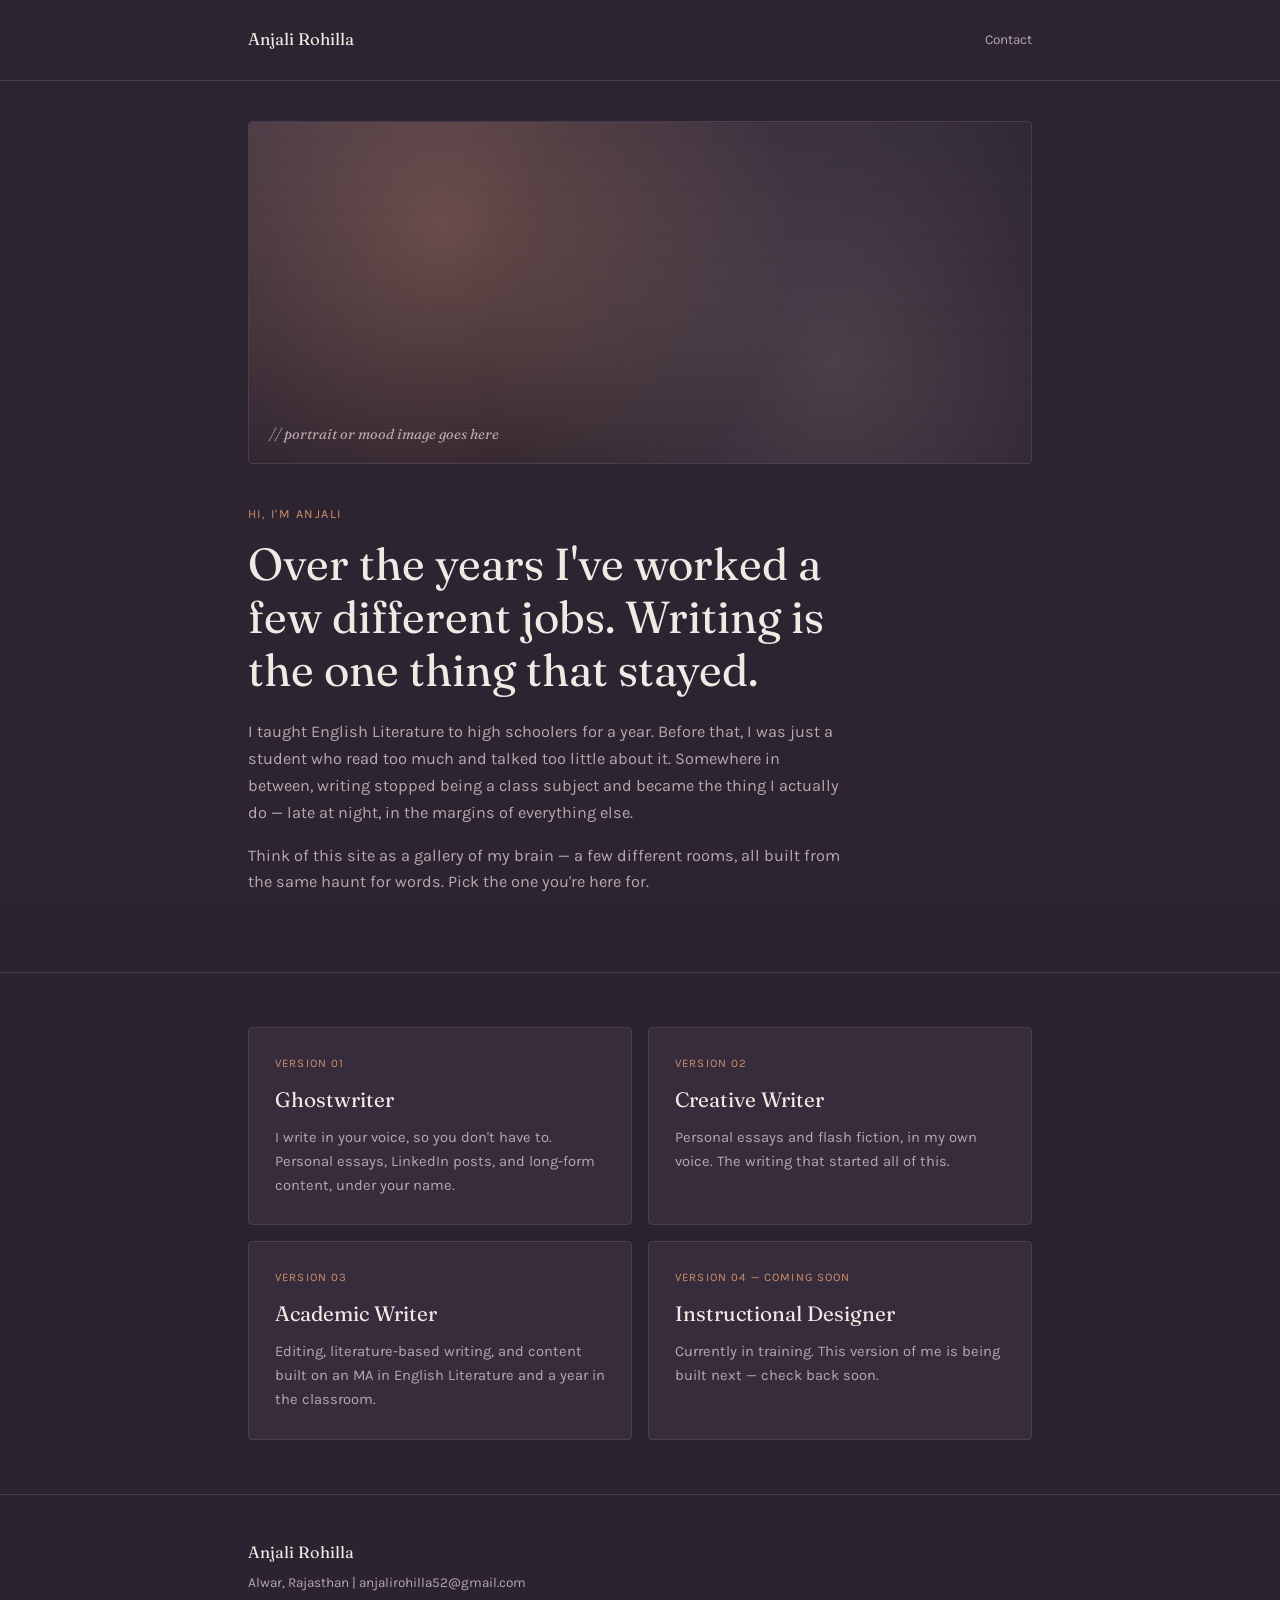
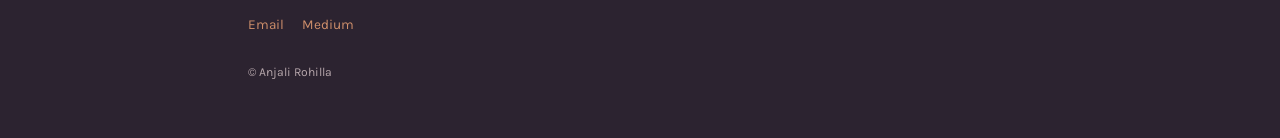
<file: index.html>
<!DOCTYPE html>
<html lang="en">
<head>
<meta charset="UTF-8">
<meta name="viewport" content="width=device-width, initial-scale=1.0">
<title>Anjali Rohilla</title>
<link rel="preconnect" href="https://fonts.googleapis.com">
<link href="https://fonts.googleapis.com/css2?family=Fraunces:ital,opsz,wght@0,9..144,300;0,9..144,400;0,9..144,500;1,9..144,400&family=Karla:wght@400;500&display=swap" rel="stylesheet">
<link rel="stylesheet" href="css/style.css">
</head>
<body>

<nav>
  <div class="wrap">
    <div class="nav-name">Anjali Rohilla</div>
    <div class="nav-links">
      <a href="#contact">Contact</a>
    </div>
  </div>
</nav>

<header class="hero">
  <div class="wrap">
    <div class="hero-photo">
      <span class="hero-photo-label">// portrait or mood image goes here</span>
    </div>
    <span class="hero-eyebrow">Hi, I'm Anjali</span>
    <h1 class="hero-title">Over the years I've worked a few different jobs. Writing is the one thing that stayed.</h1>
    <div class="prose" style="margin-top:22px;">
      <p class="muted">I taught English Literature to high schoolers for a year. Before that, I was just a student who read too much and talked too little about it. Somewhere in between, writing stopped being a class subject and became the thing I actually do — late at night, in the margins of everything else.</p>
      <p class="muted">Think of this site as a gallery of my brain — a few different rooms, all built from the same haunt for words. Pick the one you're here for.</p>
    </div>
  </div>
</header>

<section>
  <div class="wrap">
    <div class="card-grid">
      <a class="card" href="ghostwriter.html">
        <span class="card-label">Version 01</span>
        <div class="card-title">Ghostwriter</div>
        <div class="card-desc">I write in your voice, so you don't have to. Personal essays, LinkedIn posts, and long-form content, under your name.</div>
      </a>
      <a class="card" href="creative-writer.html">
        <span class="card-label">Version 02</span>
        <div class="card-title">Creative Writer</div>
        <div class="card-desc">Personal essays and flash fiction, in my own voice. The writing that started all of this.</div>
      </a>
      <a class="card" href="academic-writer.html">
        <span class="card-label">Version 03</span>
        <div class="card-title">Academic Writer</div>
        <div class="card-desc">Editing, literature-based writing, and content built on an MA in English Literature and a year in the classroom.</div>
      </a>
      <div class="card disabled">
        <span class="card-label">Version 04 — Coming soon</span>
        <div class="card-title">Instructional Designer</div>
        <div class="card-desc">Currently in training. This version of me is being built next — check back soon.</div>
      </div>
    </div>
  </div>
</section>

<footer id="contact">
  <div class="wrap">
    <div class="foot-name">Anjali Rohilla</div>
    <div class="foot-loc">Alwar, Rajasthan | anjalirohilla52@gmail.com</div>
    <div class="foot-links">
      <a href="mailto:anjalirohilla52@gmail.com">Email</a>
      <a href="https://medium.com/@anjalirohilla" target="_blank" rel="noopener">Medium</a>
    </div>
    <div class="foot-copy">© Anjali Rohilla</div>
  </div>
</footer>

</body>
</html>
</file>
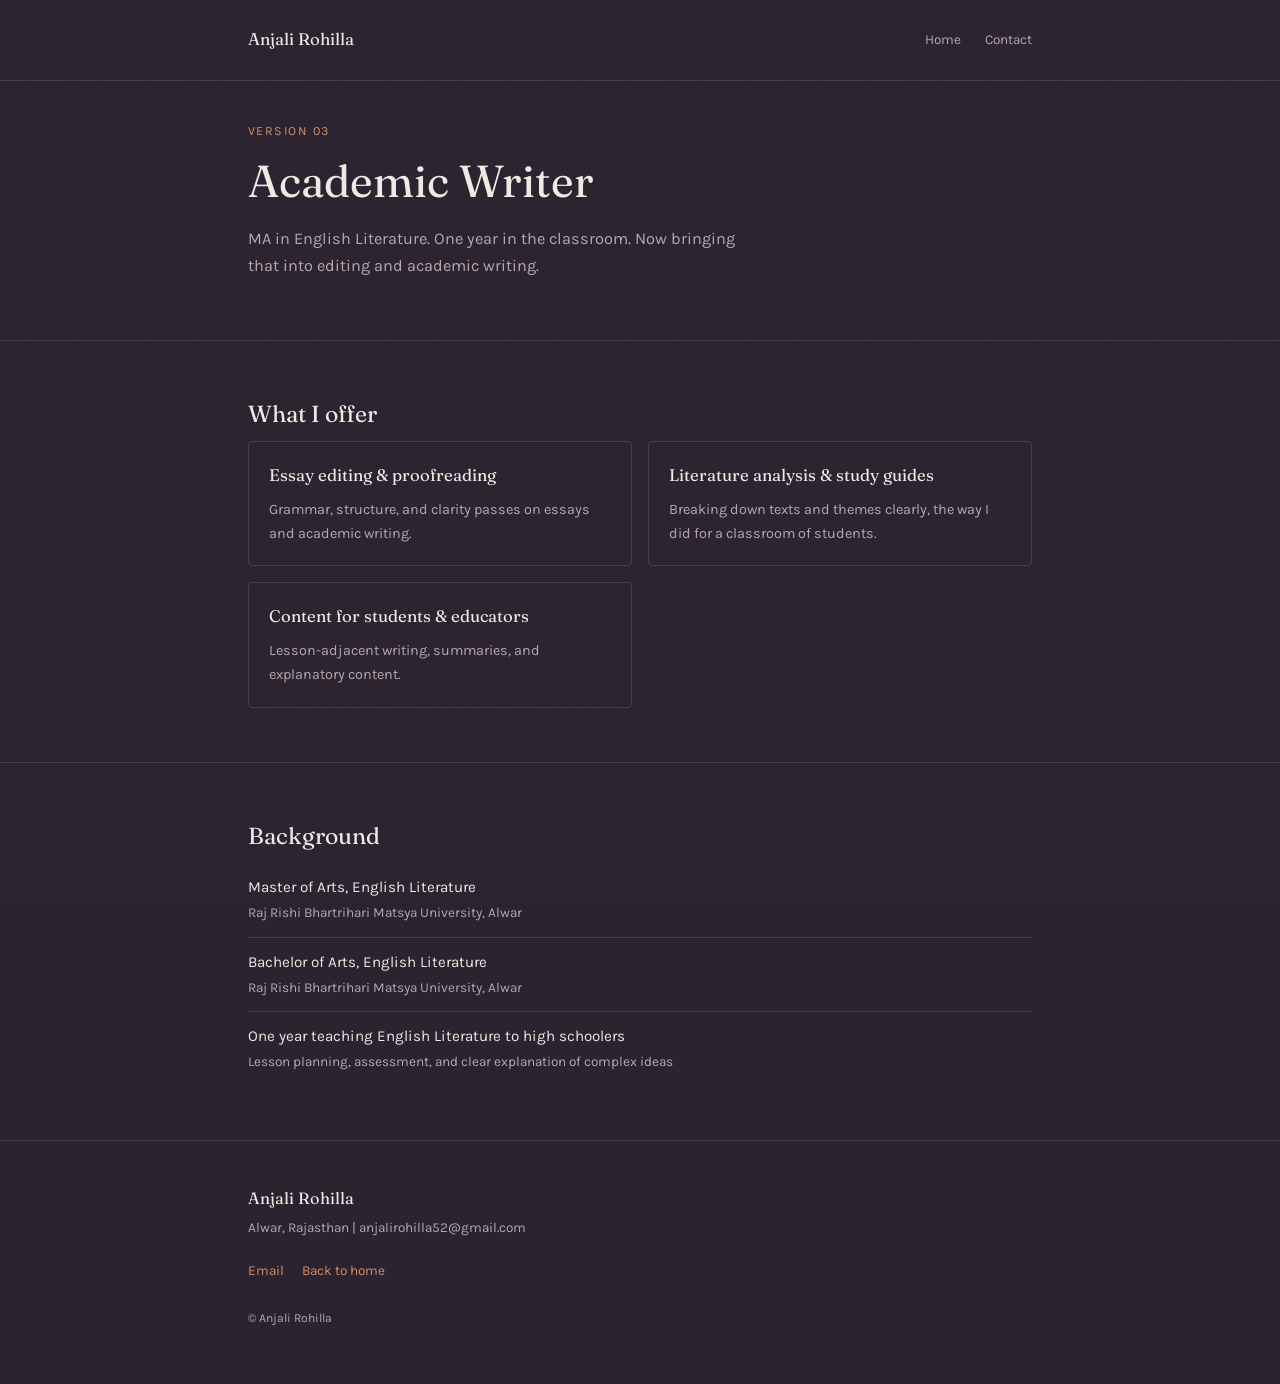
<file: academic-writer.html>
<!DOCTYPE html>
<html lang="en">
<head>
<meta charset="UTF-8">
<meta name="viewport" content="width=device-width, initial-scale=1.0">
<title>Anjali Rohilla — Academic Writer</title>
<link rel="preconnect" href="https://fonts.googleapis.com">
<link href="https://fonts.googleapis.com/css2?family=Fraunces:ital,opsz,wght@0,9..144,300;0,9..144,400;0,9..144,500;1,9..144,400&family=Karla:wght@400;500&display=swap" rel="stylesheet">
<link rel="stylesheet" href="css/style.css">
</head>
<body>

<nav>
  <div class="wrap">
    <div class="nav-name"><a href="index.html">Anjali Rohilla</a></div>
    <div class="nav-links">
      <a href="index.html">Home</a>
      <a href="#contact">Contact</a>
    </div>
  </div>
</nav>

<header class="hero">
  <div class="wrap">
    <span class="hero-eyebrow">Version 03</span>
    <h1 class="hero-title">Academic Writer</h1>
    <p class="hero-sub">MA in English Literature. One year in the classroom. Now bringing that into editing and academic writing.</p>
  </div>
</header>

<section>
  <div class="wrap">
    <h2 class="sec-title">What I offer</h2>
    <div class="service-grid">
      <div class="service">
        <div class="service-title">Essay editing & proofreading</div>
        <div class="service-desc">Grammar, structure, and clarity passes on essays and academic writing.</div>
      </div>
      <div class="service">
        <div class="service-title">Literature analysis & study guides</div>
        <div class="service-desc">Breaking down texts and themes clearly, the way I did for a classroom of students.</div>
      </div>
      <div class="service">
        <div class="service-title">Content for students & educators</div>
        <div class="service-desc">Lesson-adjacent writing, summaries, and explanatory content.</div>
      </div>
    </div>
  </div>
</section>

<section>
  <div class="wrap">
    <h2 class="sec-title">Background</h2>
    <ul class="bg-list">
      <li>Master of Arts, English Literature<span>Raj Rishi Bhartrihari Matsya University, Alwar</span></li>
      <li>Bachelor of Arts, English Literature<span>Raj Rishi Bhartrihari Matsya University, Alwar</span></li>
      <li>One year teaching English Literature to high schoolers<span>Lesson planning, assessment, and clear explanation of complex ideas</span></li>
    </ul>
  </div>
</section>

<footer id="contact">
  <div class="wrap">
    <div class="foot-name">Anjali Rohilla</div>
    <div class="foot-loc">Alwar, Rajasthan | anjalirohilla52@gmail.com</div>
    <div class="foot-links">
      <a href="mailto:anjalirohilla52@gmail.com">Email</a>
      <a href="index.html">Back to home</a>
    </div>
    <div class="foot-copy">© Anjali Rohilla</div>
  </div>
</footer>

</body>
</html>
</file>
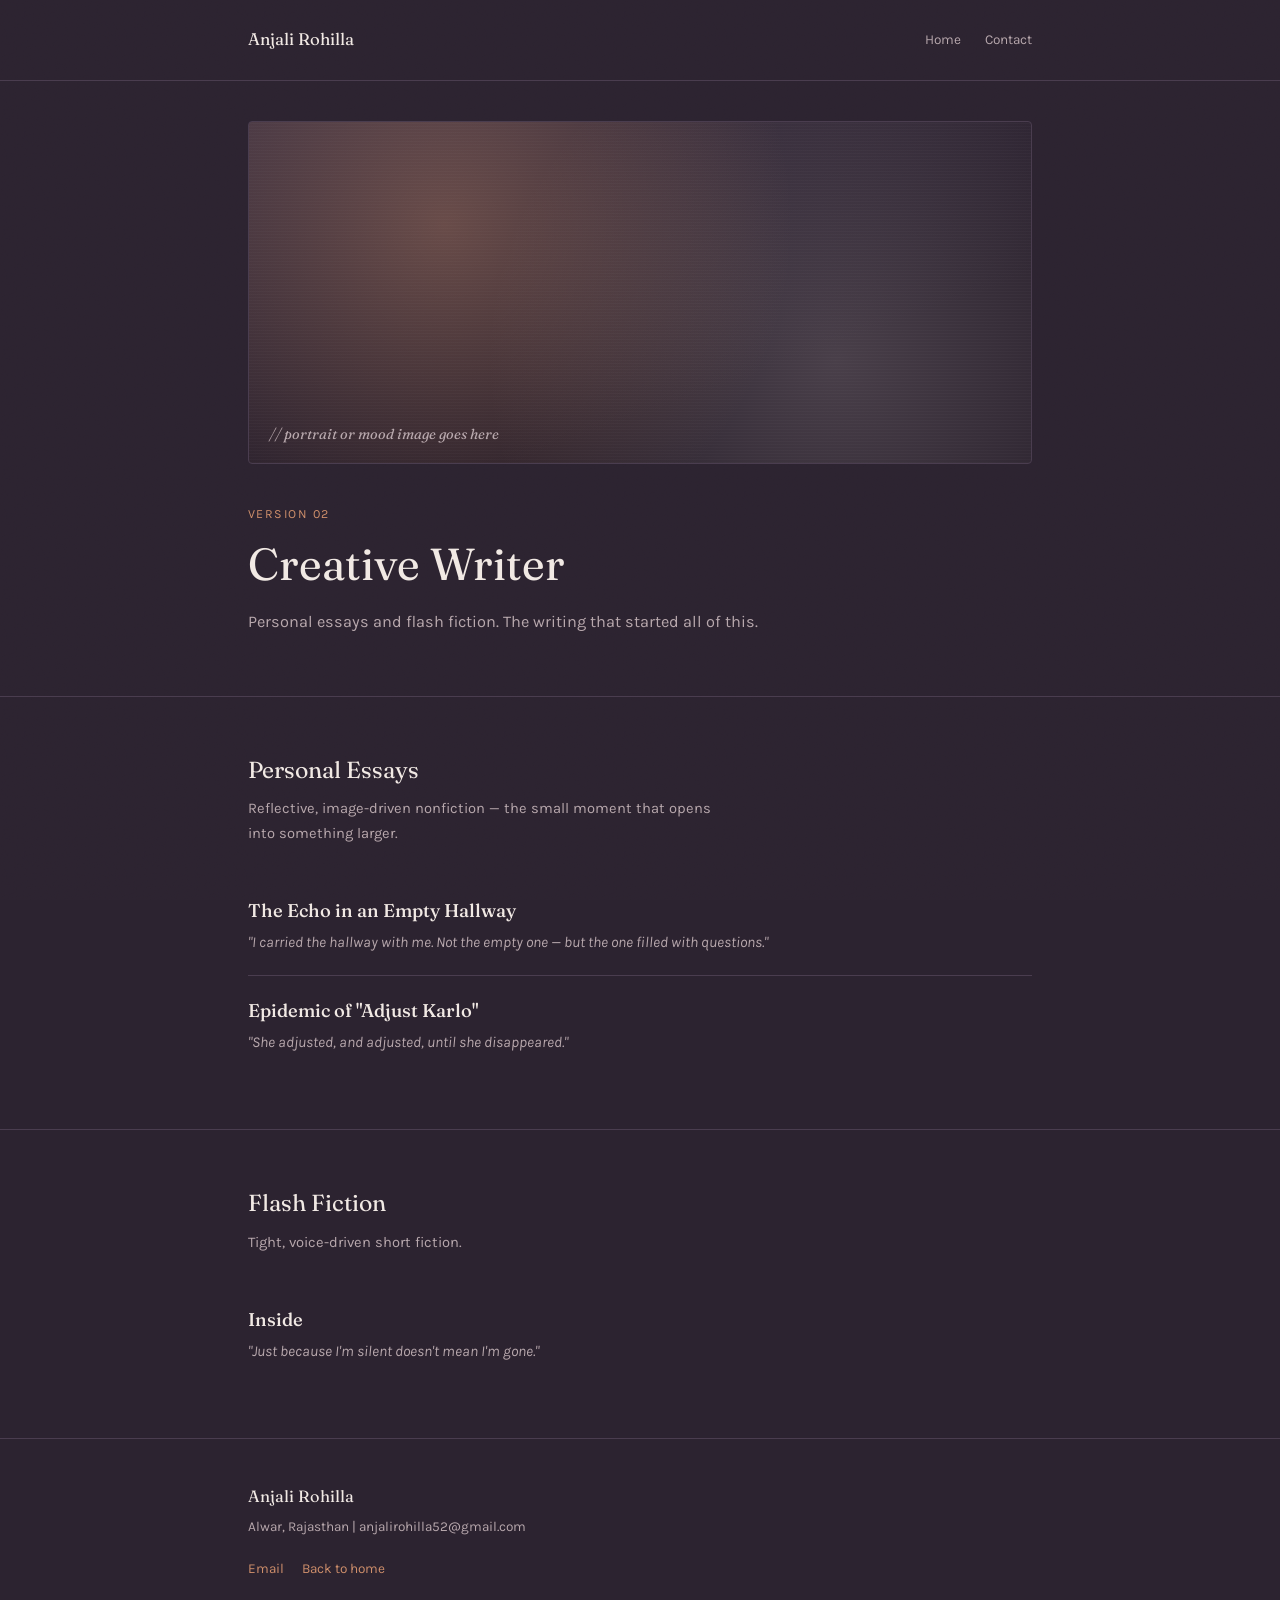
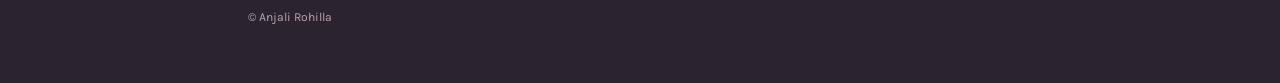
<file: creative-writer.html>
<!DOCTYPE html>
<html lang="en">
<head>
<meta charset="UTF-8">
<meta name="viewport" content="width=device-width, initial-scale=1.0">
<title>Anjali Rohilla — Creative Writer</title>
<link rel="preconnect" href="https://fonts.googleapis.com">
<link href="https://fonts.googleapis.com/css2?family=Fraunces:ital,opsz,wght@0,9..144,300;0,9..144,400;0,9..144,500;1,9..144,400&family=Karla:wght@400;500&display=swap" rel="stylesheet">
<link rel="stylesheet" href="css/style.css">
</head>
<body>

<nav>
  <div class="wrap">
    <div class="nav-name"><a href="index.html">Anjali Rohilla</a></div>
    <div class="nav-links">
      <a href="index.html">Home</a>
      <a href="#contact">Contact</a>
    </div>
  </div>
</nav>

<header class="hero">
  <div class="wrap">
    <div class="hero-photo">
      <span class="hero-photo-label">// portrait or mood image goes here</span>
    </div>
    <span class="hero-eyebrow">Version 02</span>
    <h1 class="hero-title">Creative Writer</h1>
    <p class="hero-sub">Personal essays and flash fiction. The writing that started all of this.</p>
  </div>
</header>

<section>
  <div class="wrap">
    <h2 class="sec-title">Personal Essays</h2>
    <p class="sec-desc">Reflective, image-driven nonfiction — the small moment that opens into something larger.</p>
    <div class="piece-list">
      <a class="piece-row" href="https://medium.com/@anjalirohilla/the-echo-in-an-empty-hallway-0faa70d2e378" target="_blank" rel="noopener">
        <div class="piece-title">The Echo in an Empty Hallway</div>
        <div class="piece-quote">"I carried the hallway with me. Not the empty one — but the one filled with questions."</div>
      </a>
      <a class="piece-row" href="https://medium.com/@anjalirohilla/epidemic-of-adjust-karlo-9bc735af9877" target="_blank" rel="noopener">
        <div class="piece-title">Epidemic of "Adjust Karlo"</div>
        <div class="piece-quote">"She adjusted, and adjusted, until she disappeared."</div>
      </a>
    </div>
  </div>
</section>

<section>
  <div class="wrap">
    <h2 class="sec-title">Flash Fiction</h2>
    <p class="sec-desc">Tight, voice-driven short fiction.</p>
    <div class="piece-list">
      <a class="piece-row" href="https://medium.com/@anjalirohilla/inside-72c6761e597a" target="_blank" rel="noopener">
        <div class="piece-title">Inside</div>
        <div class="piece-quote">"Just because I'm silent doesn't mean I'm gone."</div>
      </a>
    </div>
  </div>
</section>

<footer id="contact">
  <div class="wrap">
    <div class="foot-name">Anjali Rohilla</div>
    <div class="foot-loc">Alwar, Rajasthan | anjalirohilla52@gmail.com</div>
    <div class="foot-links">
      <a href="mailto:anjalirohilla52@gmail.com">Email</a>
      <a href="index.html">Back to home</a>
    </div>
    <div class="foot-copy">© Anjali Rohilla</div>
  </div>
</footer>

</body>
</html>
</file>
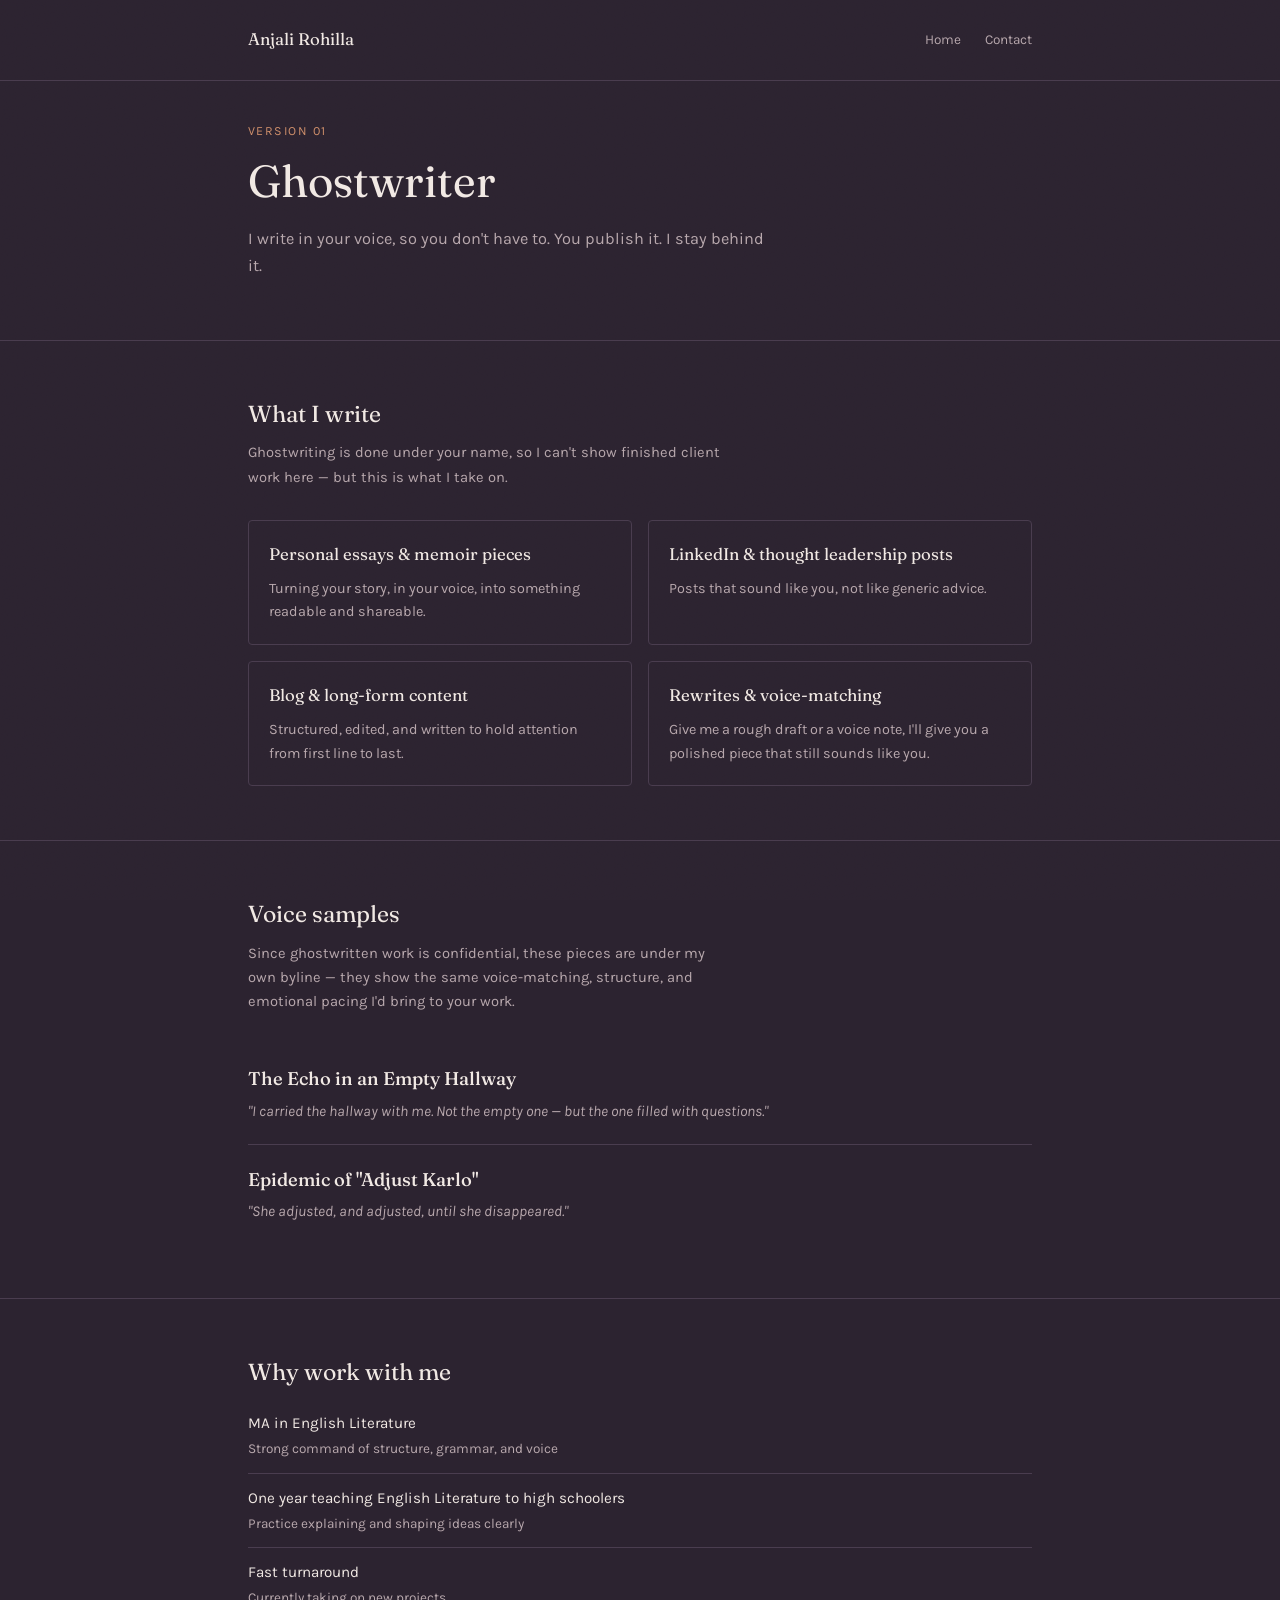
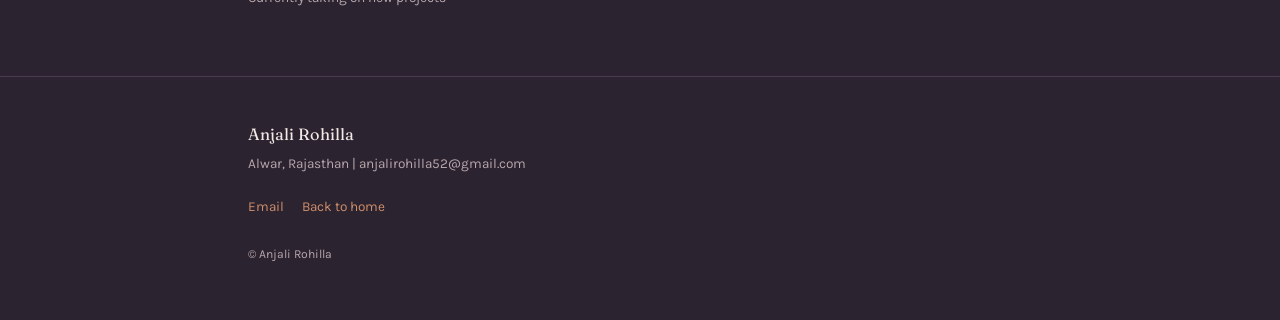
<file: ghostwriter.html>
<!DOCTYPE html>
<html lang="en">
<head>
<meta charset="UTF-8">
<meta name="viewport" content="width=device-width, initial-scale=1.0">
<title>Anjali Rohilla — Ghostwriter</title>
<link rel="preconnect" href="https://fonts.googleapis.com">
<link href="https://fonts.googleapis.com/css2?family=Fraunces:ital,opsz,wght@0,9..144,300;0,9..144,400;0,9..144,500;1,9..144,400&family=Karla:wght@400;500&display=swap" rel="stylesheet">
<link rel="stylesheet" href="css/style.css">
</head>
<body>

<nav>
  <div class="wrap">
    <div class="nav-name"><a href="index.html">Anjali Rohilla</a></div>
    <div class="nav-links">
      <a href="index.html">Home</a>
      <a href="#contact">Contact</a>
    </div>
  </div>
</nav>

<header class="hero">
  <div class="wrap">
    <span class="hero-eyebrow">Version 01</span>
    <h1 class="hero-title">Ghostwriter</h1>
    <p class="hero-sub">I write in your voice, so you don't have to. You publish it. I stay behind it.</p>
  </div>
</header>

<section>
  <div class="wrap">
    <h2 class="sec-title">What I write</h2>
    <p class="sec-desc">Ghostwriting is done under your name, so I can't show finished client work here — but this is what I take on.</p>
    <div class="service-grid">
      <div class="service">
        <div class="service-title">Personal essays & memoir pieces</div>
        <div class="service-desc">Turning your story, in your voice, into something readable and shareable.</div>
      </div>
      <div class="service">
        <div class="service-title">LinkedIn & thought leadership posts</div>
        <div class="service-desc">Posts that sound like you, not like generic advice.</div>
      </div>
      <div class="service">
        <div class="service-title">Blog & long-form content</div>
        <div class="service-desc">Structured, edited, and written to hold attention from first line to last.</div>
      </div>
      <div class="service">
        <div class="service-title">Rewrites & voice-matching</div>
        <div class="service-desc">Give me a rough draft or a voice note, I'll give you a polished piece that still sounds like you.</div>
      </div>
    </div>
  </div>
</section>

<section>
  <div class="wrap">
    <h2 class="sec-title">Voice samples</h2>
    <p class="sec-desc">Since ghostwritten work is confidential, these pieces are under my own byline — they show the same voice-matching, structure, and emotional pacing I'd bring to your work.</p>
    <div class="piece-list">
      <a class="piece-row" href="https://medium.com/@anjalirohilla/the-echo-in-an-empty-hallway-0faa70d2e378" target="_blank" rel="noopener">
        <div class="piece-title">The Echo in an Empty Hallway</div>
        <div class="piece-quote">"I carried the hallway with me. Not the empty one — but the one filled with questions."</div>
      </a>
      <a class="piece-row" href="https://medium.com/@anjalirohilla/epidemic-of-adjust-karlo-9bc735af9877" target="_blank" rel="noopener">
        <div class="piece-title">Epidemic of "Adjust Karlo"</div>
        <div class="piece-quote">"She adjusted, and adjusted, until she disappeared."</div>
      </a>
    </div>
  </div>
</section>

<section>
  <div class="wrap">
    <h2 class="sec-title">Why work with me</h2>
    <ul class="bg-list">
      <li>MA in English Literature<span>Strong command of structure, grammar, and voice</span></li>
      <li>One year teaching English Literature to high schoolers<span>Practice explaining and shaping ideas clearly</span></li>
      <li>Fast turnaround<span>Currently taking on new projects</span></li>
    </ul>
  </div>
</section>

<footer id="contact">
  <div class="wrap">
    <div class="foot-name">Anjali Rohilla</div>
    <div class="foot-loc">Alwar, Rajasthan | anjalirohilla52@gmail.com</div>
    <div class="foot-links">
      <a href="mailto:anjalirohilla52@gmail.com">Email</a>
      <a href="index.html">Back to home</a>
    </div>
    <div class="foot-copy">© Anjali Rohilla</div>
  </div>
</footer>

</body>
</html>
</file>
<file: css/style.css>
:root{
  --bg:#2c2330;
  --bg-raise:#372c3c;
  --text:#f1e9e4;
  --muted:#b8a8ad;
  --accent:#cf8f6b;
  --line:#4a3d4f;
}
*{box-sizing:border-box; margin:0; padding:0;}
html{scroll-behavior:smooth;}
body{
  background:var(--bg);
  color:var(--text);
  font-family:'Karla', sans-serif;
  line-height:1.65;
  -webkit-font-smoothing:antialiased;
  position:relative;
}

/* Ambient grain — the "gallery at dusk" texture running under everything */
body::before{
  content:"";
  position:fixed; inset:0;
  z-index:1;
  pointer-events:none;
  opacity:0.05;
  background-image:url("data:image/svg+xml,%3Csvg xmlns='http://www.w3.org/2000/svg' width='120' height='120'%3E%3Cfilter id='n'%3E%3CfeTurbulence type='fractalNoise' baseFrequency='0.9' numOctaves='2' stitchTiles='stitch'/%3E%3C/filter%3E%3Crect width='100%25' height='100%25' filter='url(%23n)'/%3E%3C/svg%3E");
  mix-blend-mode:overlay;
}
nav, header, section, footer{ position:relative; z-index:2; }

/* Entrance fade — the eyes-adjusting-to-a-dim-room effect */
@keyframes settleIn{
  from{ opacity:0; transform:translateY(10px); }
  to{ opacity:1; transform:translateY(0); }
}
.hero-eyebrow, .hero-title, .hero-sub, .hero-links, .prose, .hero-photo{
  animation:settleIn 0.9s ease-out both;
}
.hero-title{ animation-delay:0.08s; }
.hero-sub{ animation-delay:0.22s; }
.hero-links{ animation-delay:0.34s; }
.prose{ animation-delay:0.3s; }
.card, .piece-row, .service{ animation:settleIn 0.7s ease-out both; }
.card-grid .card:nth-child(1){ animation-delay:0.1s; }
.card-grid .card:nth-child(2){ animation-delay:0.2s; }
.card-grid .card:nth-child(3){ animation-delay:0.3s; }
.card-grid .card:nth-child(4){ animation-delay:0.4s; }
@media (prefers-reduced-motion: reduce){
  body::before{ display:none; }
  .hero-eyebrow, .hero-title, .hero-sub, .hero-links, .prose, .hero-photo, .card, .piece-row, .service{
    animation:none; opacity:1; transform:none;
  }
}
a{color:inherit; text-decoration:none;}
.wrap{max-width:840px; margin:0 auto; padding:0 28px;}

/* NAV */
nav{ border-bottom:1px solid var(--line); }
nav .wrap{
  display:flex; justify-content:space-between; align-items:center;
  padding:26px 28px;
}
.nav-name{font-family:'Fraunces', serif; font-size:1.05rem;}
.nav-links{display:flex; gap:24px; font-size:0.85rem; color:var(--muted);}
.nav-links a:hover{color:var(--text);}
.nav-links .active{color:var(--accent);}

/* HERO IMAGE BLOCK */
.hero-photo{
  width:100%;
  aspect-ratio:16/7;
  border-radius:4px;
  margin-bottom:40px;
  background:
    radial-gradient(circle at 25% 30%, rgba(207,143,107,0.35), transparent 55%),
    radial-gradient(circle at 75% 70%, rgba(184,168,173,0.25), transparent 55%),
    linear-gradient(160deg, #3a2f40, #241c28 70%);
  position:relative;
  overflow:hidden;
  border:1px solid var(--line);
}
.hero-photo::after{
  content:"";
  position:absolute; inset:0;
  background-image:
    repeating-linear-gradient(0deg, rgba(255,255,255,0.02) 0px, rgba(255,255,255,0.02) 1px, transparent 1px, transparent 3px);
}
.hero-photo-label{
  position:absolute; bottom:16px; left:20px;
  font-family:'Fraunces', serif; font-style:italic;
  font-size:0.9rem; color:var(--muted);
}

/* HERO TEXT */
.hero{ padding:40px 0 60px; }
.hero-eyebrow{
  font-size:0.78rem; letter-spacing:0.12em; text-transform:uppercase;
  color:var(--accent); margin-bottom:14px; display:block;
}
.hero-title{
  font-family:'Fraunces', serif;
  font-weight:400;
  font-size:clamp(1.9rem, 5vw, 2.8rem);
  line-height:1.18;
  max-width:640px;
}
.hero-sub{
  margin-top:18px;
  color:var(--muted);
  font-size:1.02rem;
  max-width:520px;
}
.hero-links{
  margin-top:24px;
  display:flex; gap:20px; flex-wrap:wrap;
  font-size:0.85rem;
}
.hero-links a{ color:var(--accent); border-bottom:1px solid transparent; }
.hero-links a:hover{ border-bottom-color:var(--accent); }

/* BODY COPY (intro / about paragraphs) */
.prose{ max-width:600px; }
.prose p{ margin-bottom:16px; font-size:1.02rem; }
.prose p.muted{ color:var(--muted); }

/* SECTION */
section{ padding:54px 0; border-top:1px solid var(--line); }
.sec-title{
  font-family:'Fraunces', serif;
  font-size:1.45rem;
  font-weight:400;
  margin-bottom:8px;
}
.sec-desc{ color:var(--muted); font-size:0.92rem; margin-bottom:30px; max-width:480px; }

/* PIECE LIST (pull-quote style) */
.piece-list{ display:flex; flex-direction:column; }
.piece-row{ display:block; padding:20px 0; border-bottom:1px solid var(--line); }
.piece-list .piece-row:last-child{ border-bottom:none; }
.piece-title{ font-family:'Fraunces', serif; font-size:1.15rem; font-weight:500; margin-bottom:4px; }
.piece-quote{ font-style:italic; color:var(--muted); font-size:0.94rem; }
.piece-row:hover .piece-title{ color:var(--accent); }

/* VERSION CARDS (landing page) */
.card-grid{
  display:grid;
  grid-template-columns:1fr 1fr;
  gap:16px;
}
@media (max-width:600px){ .card-grid{ grid-template-columns:1fr; } }
.card{
  display:block;
  border:1px solid var(--line);
  border-radius:4px;
  padding:26px;
  background:var(--bg-raise);
  transition:border-color .2s, transform .2s;
}
.card:hover{ border-color:var(--accent); transform:translateY(-2px); }
.card-label{
  font-size:0.72rem; letter-spacing:0.1em; text-transform:uppercase;
  color:var(--accent); margin-bottom:10px; display:block;
}
.card-title{ font-family:'Fraunces', serif; font-size:1.3rem; margin-bottom:8px; }
.card-desc{ color:var(--muted); font-size:0.92rem; }
.card.disabled{ opacity:0.55; cursor:default; }
.card.disabled:hover{ border-color:var(--line); transform:none; }

/* SERVICE / SKILL LIST */
.service-grid{
  display:grid;
  grid-template-columns:1fr 1fr;
  gap:16px;
}
@media (max-width:600px){ .service-grid{ grid-template-columns:1fr; } }
.service{ border:1px solid var(--line); padding:20px; border-radius:4px; }
.service-title{ font-family:'Fraunces', serif; font-size:1.05rem; margin-bottom:8px; }
.service-desc{ color:var(--muted); font-size:0.9rem; }

.bg-list{ list-style:none; }
.bg-list li{
  padding:12px 0; border-bottom:1px solid var(--line);
  font-size:0.95rem; color:var(--text);
}
.bg-list li:last-child{ border-bottom:none; }
.bg-list li span{ color:var(--muted); font-size:0.85rem; display:block; margin-top:2px; }

/* COMING SOON */
.coming-soon{
  padding:90px 0;
  text-align:left;
}
.coming-soon .sec-title{ font-size:1.8rem; }

/* FOOTER */
footer{ padding:44px 0 56px; border-top:1px solid var(--line); }
.foot-name{ font-family:'Fraunces', serif; font-size:1.02rem; margin-bottom:6px; }
.foot-loc{ color:var(--muted); font-size:0.85rem; margin-bottom:20px; }
.foot-links{ display:flex; gap:18px; flex-wrap:wrap; font-size:0.85rem; }
.foot-links a{ color:var(--accent); }
.foot-copy{ margin-top:26px; color:var(--muted); font-size:0.76rem; }

:focus-visible{ outline:2px solid var(--accent); outline-offset:3px; }
</file>
